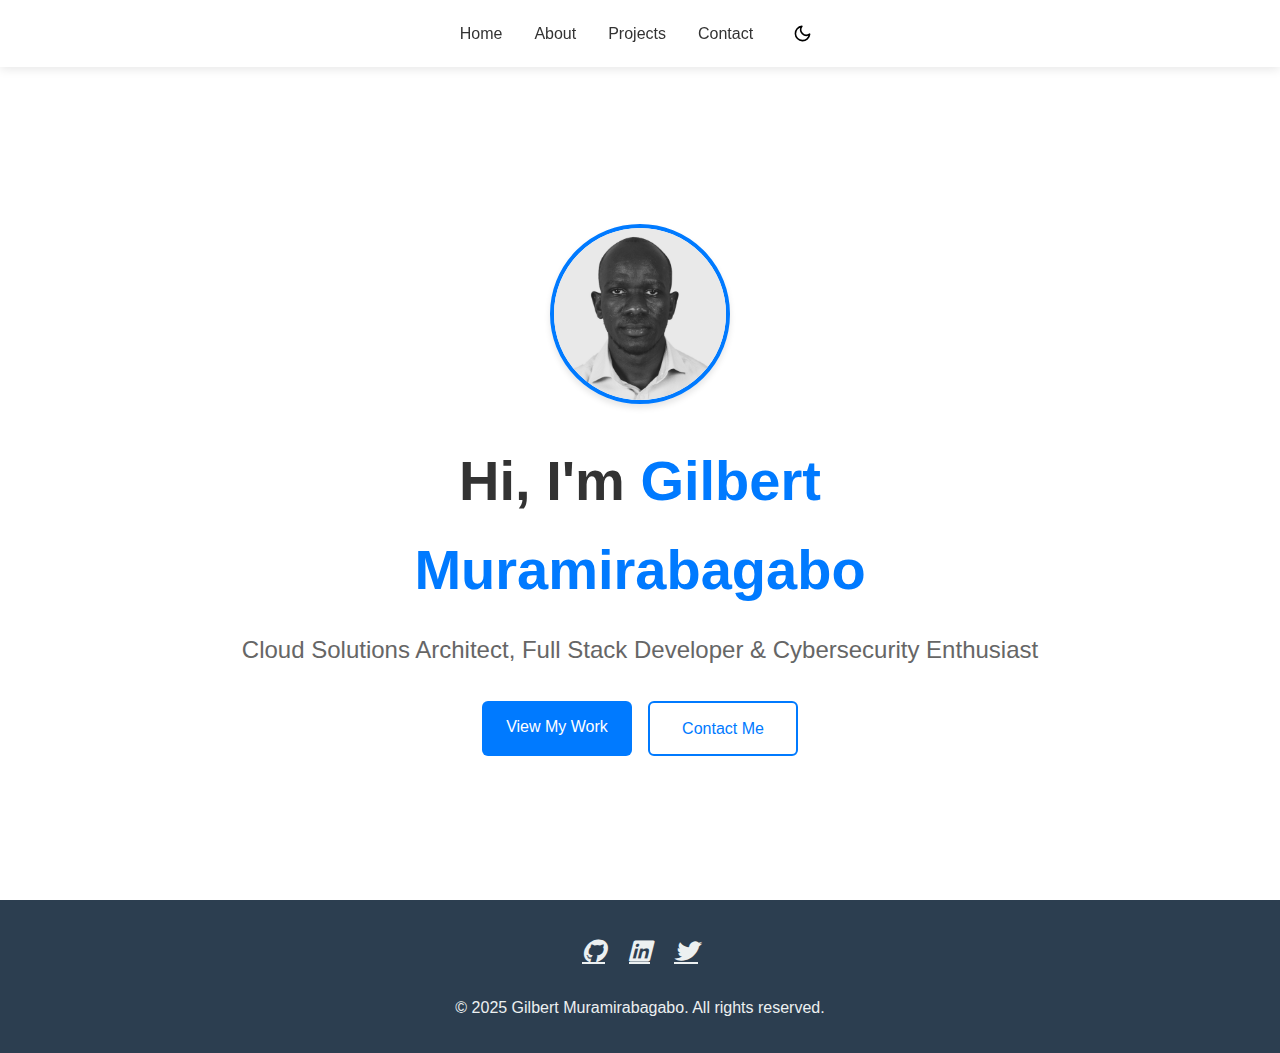
<file: index.html>
<!DOCTYPE html>
<html lang="en">
<head>
    <meta charset="UTF-8">
    <meta name="viewport" content="width=device-width, initial-scale=1.0">
    <title>Gilbert</title>
    <link rel="stylesheet" href="styles.css">
    <link rel="stylesheet" href="https://cdnjs.cloudflare.com/ajax/libs/font-awesome/6.0.0/css/all.min.css">
</head>
<body>
    <nav class="gil-navbar">
        <ul class="gil-nav-links">
            <li><a href="index.html">Home</a></li>
            <li><a href="about.html">About</a></li>
            <li><a href="projects.html">Projects</a></li>
            <li><a href="contact.html">Contact</a></li>
            <li><button class="gil-theme" id="themeChange">
                <i class="moon-icon"></i>
            </button></li>
        </ul>
    </nav>

    <main>
        <section id="home" class="gil-home">
            <div class="gil-home-content">
                <div class="gil-profile">
                    <img src="images/me in a shirt.jpg" alt="Gilbert Muramirabagabo">
                </div>
                <h1>Hi, I'm <span class="gil-highlight">Gilbert Muramirabagabo</span></h1>
                <p class="gil-description">Cloud Solutions Architect, Full Stack Developer & Cybersecurity Enthusiast</p>
                <div class="gil-buttons">
                    <a href="projects.html" class="gil-btn1">View My Work</a>
                    <a href="contact.html" class="gil-btn2">Contact Me</a>
                </div>
            </div>
        </section>
    </main>

    <footer>
        <div class="gil-socials">
            <a href="https://github.com/gilbmura" target="_blank"><i class="gil-github"></i></a>
            <a href="https://www.linkedin.com/in/gilbert-muramira/" target="_blank"><i class="gil-linkedin"></i></a>
            <a href="https://x.com/GMuramira" target="_blank"><i class="gil-twitter"></i></a>
        </div>
        <p>&copy; 2025 Gilbert Muramirabagabo. All rights reserved.</p>
    </footer>

    <script src="script.js"></script>
</body>
</html>
</file>
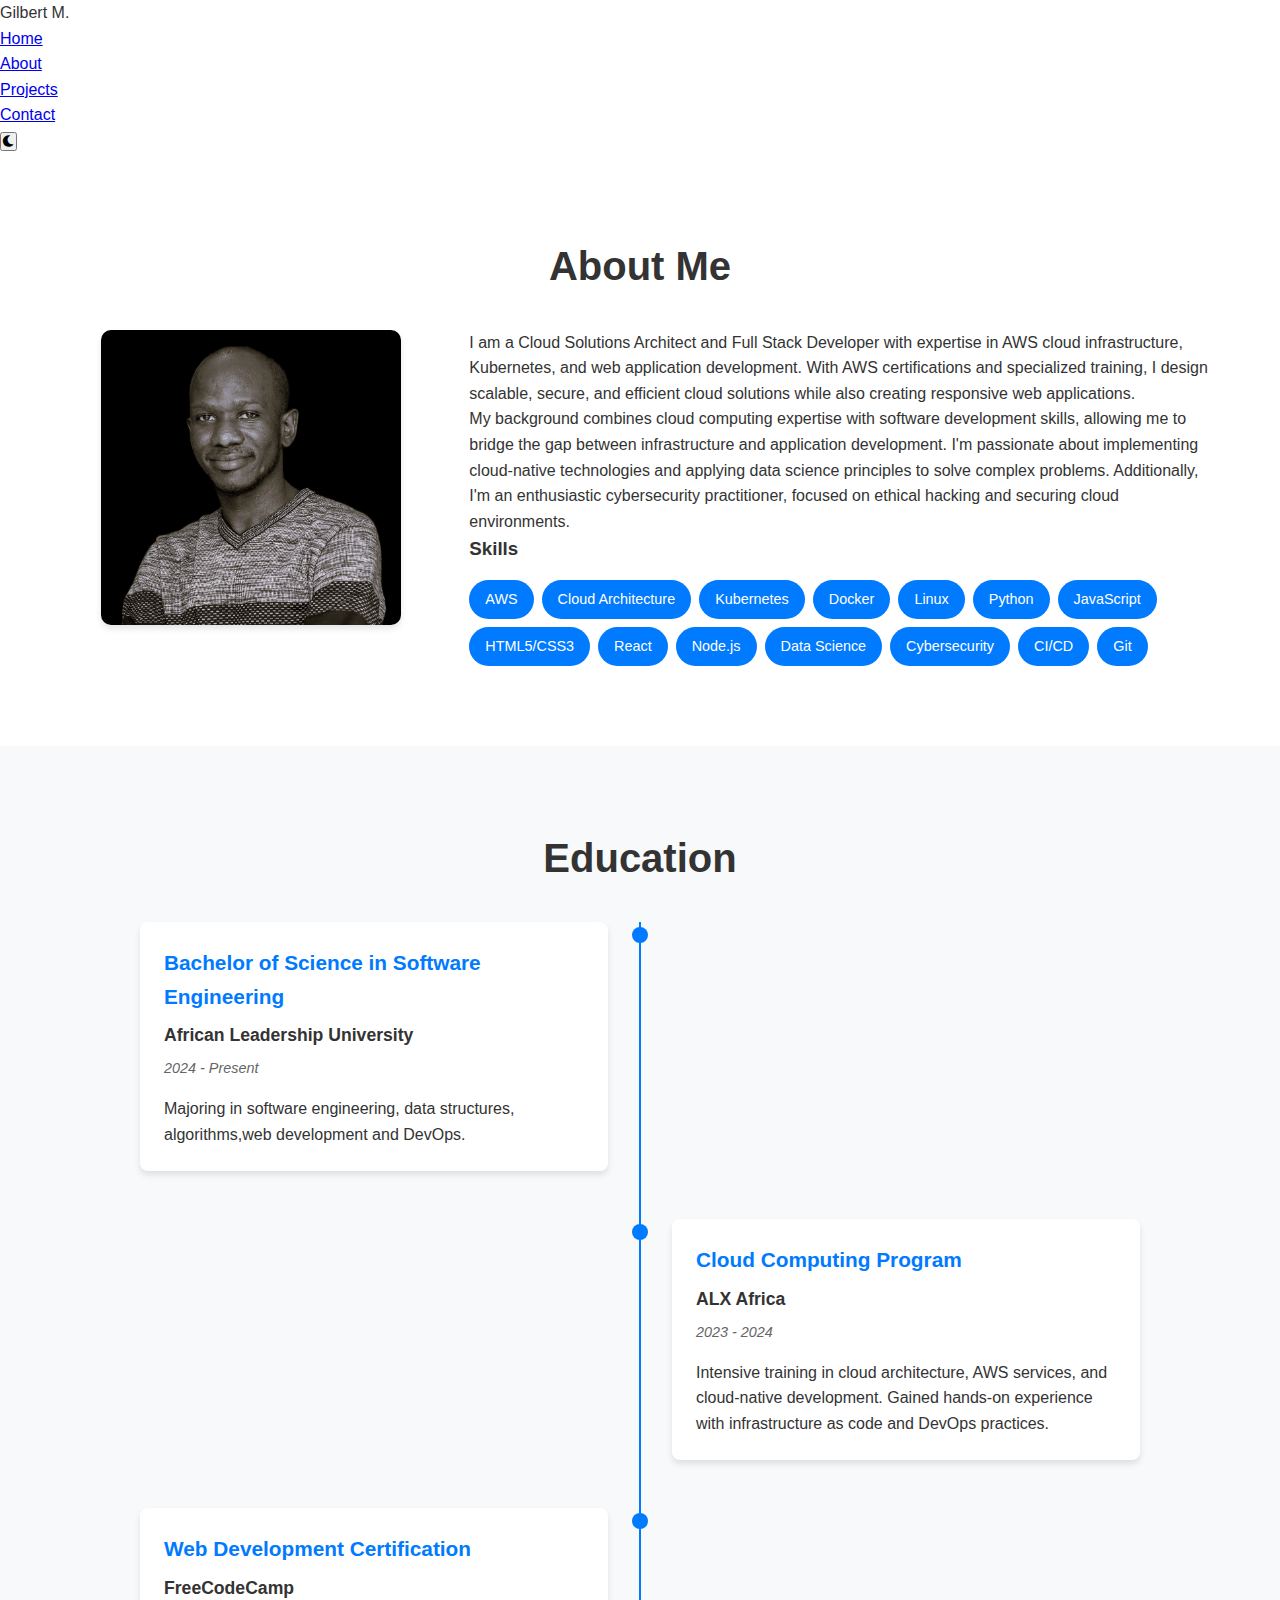
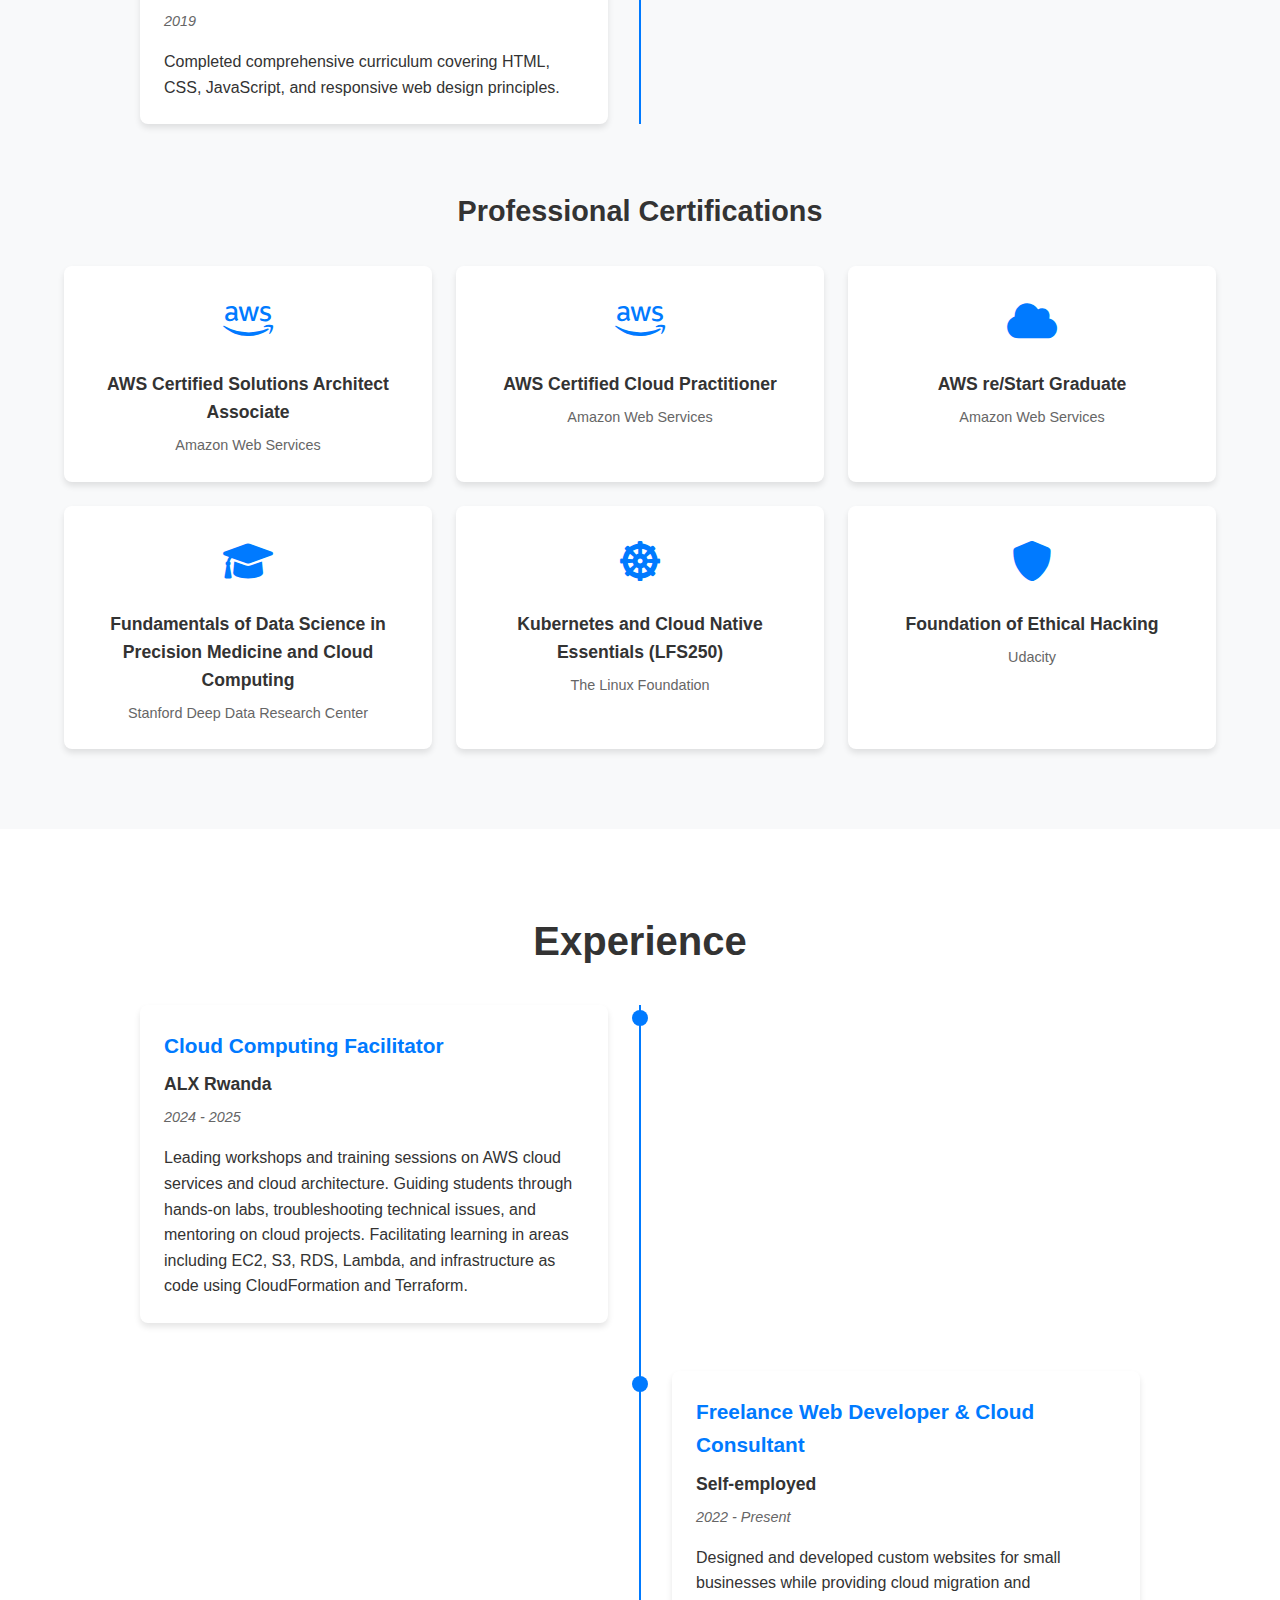
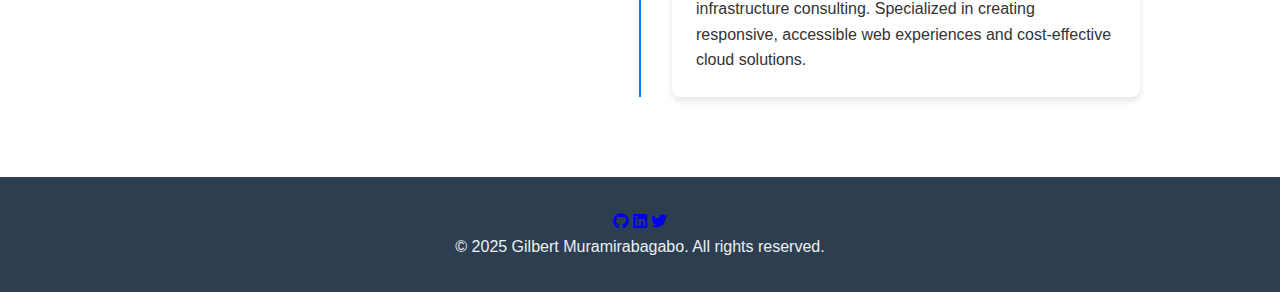
<file: about.html>
<!DOCTYPE html>
<html lang="en">
<head>
    <meta charset="UTF-8">
    <meta name="viewport" content="width=device-width, initial-scale=1.0">
    <meta name="description" content="Learn about Gilbert Muramirabagabo's background, skills, and experience as a Full Stack Developer and Cloud Solutions Architect">
    <title>About Me | Gilbert Muramirabagabo</title>
    <link rel="stylesheet" href="styles.css">
    <link rel="stylesheet" href="https://cdnjs.cloudflare.com/ajax/libs/font-awesome/6.0.0/css/all.min.css">
</head>
<body>
    <nav class="navbar">
        <div class="logo">Gilbert M.</div>
        <div class="nav-toggle" id="navToggle">
            <span></span>
            <span></span>
            <span></span>
        </div>
        <ul class="nav-links">
            <li><a href="index.html">Home</a></li>
            <li><a href="about.html">About</a></li>
            <li><a href="projects.html">Projects</a></li>
            <li><a href="contact.html">Contact</a></li>
            <li><button class="theme-toggle" id="themeToggle">
                <i class="fas fa-moon"></i>
            </button></li>
        </ul>
    </nav>

    <main>
        <section class="about">
            <h2>About Me</h2>
            <div class="about-content">
                <div class="about-image">
                    <img src="images/New Me12.JPG" alt="Gilbert Muramirabagabo">
                </div>
                <div class="about-text">
                    <p>I am a Cloud Solutions Architect and Full Stack Developer with expertise in AWS cloud infrastructure, Kubernetes, and web application development. With AWS certifications and specialized training, I design scalable, secure, and efficient cloud solutions while also creating responsive web applications.</p>
                    <p>My background combines cloud computing expertise with software development skills, allowing me to bridge the gap between infrastructure and application development. I'm passionate about implementing cloud-native technologies and applying data science principles to solve complex problems. Additionally, I'm an enthusiastic cybersecurity practitioner, focused on ethical hacking and securing cloud environments.</p>
                    <div class="skills">
                        <h3>Skills</h3>
                        <div class="skill-tags">
                            <span>AWS</span>
                            <span>Cloud Architecture</span>
                            <span>Kubernetes</span>
                            <span>Docker</span>
                            <span>Linux</span>
                            <span>Python</span>
                            <span>JavaScript</span>
                            <span>HTML5/CSS3</span>
                            <span>React</span>
                            <span>Node.js</span>
                            <span>Data Science</span>
                            <span>Cybersecurity</span>
                            <span>CI/CD</span>
                            <span>Git</span>
                        </div>
                    </div>
                </div>
            </div>
        </section>

        <section class="education">
            <h2>Education</h2>
            <div class="timeline">
                <div class="timeline-item">
                    <div class="timeline-dot"></div>
                    <div class="timeline-content">
                        <h3>Bachelor of Science in Software Engineering</h3>
                        <h4>African Leadership University</h4>
                        <p class="timeline-date">2024 - Present</p>
                        <p>Majoring in software engineering, data structures, algorithms,web development and DevOps.</p>
                    </div>
                </div>
                <div class="timeline-item">
                    <div class="timeline-dot"></div>
                    <div class="timeline-content">
                        <h3>Cloud Computing Program</h3>
                        <h4>ALX Africa</h4>
                        <p class="timeline-date">2023 - 2024</p>
                        <p>Intensive training in cloud architecture, AWS services, and cloud-native development. Gained hands-on experience with infrastructure as code and DevOps practices.</p>
                    </div>
                </div>
                <div class="timeline-item">
                    <div class="timeline-dot"></div>
                    <div class="timeline-content">
                        <h3>Web Development Certification</h3>
                        <h4>FreeCodeCamp</h4>
                        <p class="timeline-date">2019</p>
                        <p>Completed comprehensive curriculum covering HTML, CSS, JavaScript, and responsive web design principles.</p>
                    </div>
                </div>
            </div>
            
            <h3 class="certifications-title">Professional Certifications</h3>
            <div class="certifications-grid">
                <div class="certification-card">
                    <div class="certification-icon"><i class="fab fa-aws"></i></div>
                    <h4>AWS Certified Solutions Architect Associate</h4>
                    <p>Amazon Web Services</p>
                </div>
                <div class="certification-card">
                    <div class="certification-icon"><i class="fab fa-aws"></i></div>
                    <h4>AWS Certified Cloud Practitioner</h4>
                    <p>Amazon Web Services</p>
                </div>
                <div class="certification-card">
                    <div class="certification-icon"><i class="fas fa-cloud"></i></div>
                    <h4>AWS re/Start Graduate</h4>
                    <p>Amazon Web Services</p>
                </div>
                <div class="certification-card">
                    <div class="certification-icon"><i class="fas fa-graduation-cap"></i></div>
                    <h4>Fundamentals of Data Science in Precision Medicine and Cloud Computing</h4>
                    <p>Stanford Deep Data Research Center</p>
                </div>
                <div class="certification-card">
                    <div class="certification-icon"><i class="fas fa-dharmachakra"></i></div>
                    <h4>Kubernetes and Cloud Native Essentials (LFS250)</h4>
                    <p>The Linux Foundation</p>
                </div>
                <div class="certification-card">
                    <div class="certification-icon"><i class="fas fa-shield-alt"></i></div>
                    <h4>Foundation of Ethical Hacking</h4>
                    <p>Udacity</p>
                </div>
            </div>
        </section>

        <section class="experience">
            <h2>Experience</h2>
            <div class="timeline">
                <div class="timeline-item">
                    <div class="timeline-dot"></div>
                    <div class="timeline-content">
                        <h3>Cloud Computing Facilitator</h3>
                        <h4>ALX Rwanda</h4>
                        <p class="timeline-date">2024 - 2025</p>
                        <p>Leading workshops and training sessions on AWS cloud services and cloud architecture. Guiding students through hands-on labs, troubleshooting technical issues, and mentoring on cloud projects. Facilitating learning in areas including EC2, S3, RDS, Lambda, and infrastructure as code using CloudFormation and Terraform.</p>
                    </div>
                </div>
                <div class="timeline-item">
                    <div class="timeline-dot"></div>
                    <div class="timeline-content">
                        <h3>Freelance Web Developer & Cloud Consultant</h3>
                        <h4>Self-employed</h4>
                        <p class="timeline-date">2022 - Present</p>
                        <p>Designed and developed custom websites for small businesses while providing cloud migration and infrastructure consulting. Specialized in creating responsive, accessible web experiences and cost-effective cloud solutions.</p>
                    </div>
                </div>
            </div>
        </section>
    </main>

    <footer>
        <div class="social-links">
            <a href="https://github.com/gilbmura" target="_blank"><i class="fab fa-github"></i></a>
            <a href="https://www.linkedin.com/in/gilbert-muramira/" target="_blank"><i class="fab fa-linkedin"></i></a>
            <a href="https://x.com/GMuramira" target="_blank"><i class="fab fa-twitter"></i></a>
        </div>
        <p>&copy; 2025 Gilbert Muramirabagabo. All rights reserved.</p>
    </footer>

    <script src="script.js"></script>
</body>
</html>
</file>
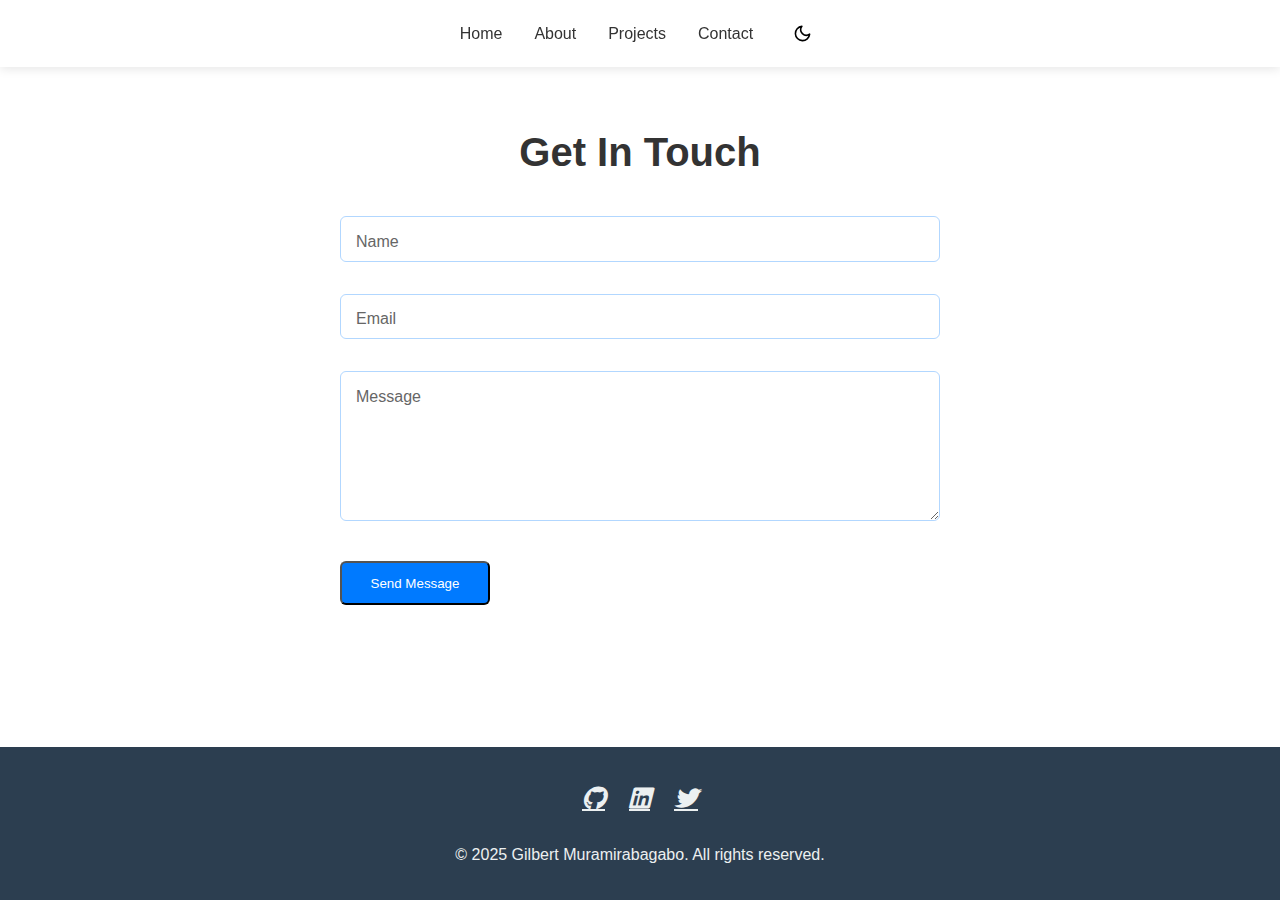
<file: contact.html>
<!DOCTYPE html>
<html lang="en">
<head>
    <meta charset="UTF-8">
    <meta name="viewport" content="width=device-width, initial-scale=1.0">
    <title>Gilbert</title>
    <link rel="stylesheet" href="styles.css">
    <link rel="stylesheet" href="https://cdnjs.cloudflare.com/ajax/libs/font-awesome/6.0.0/css/all.min.css">
    <style>
        .gil-thanks {
            display: none;
            text-align: center;
            padding: 2rem;
            margin-top: 2rem;
            background-color: var(--card-bg);
            border-radius: 8px;
            box-shadow: var(--card-shadow);
        }
        
        .gil-thanks.show {
            display: block;
            animation: fadeIn 0.5s;
        }
        
        .gil-thanks .gil-icon {
            font-size: 3rem;
            color: var(--accent-color);
            margin-bottom: 1rem;
        }
        
        @keyframes fadeIn {
            from { opacity: 0; transform: translateY(-20px); }
            to { opacity: 1; transform: translateY(0); }
        }
    </style>
</head>
<body>
    <nav class="gil-navbar">
        <ul class="gil-nav-links">
            <li><a href="index.html">Home</a></li>
            <li><a href="about.html">About</a></li>
            <li><a href="projects.html">Projects</a></li>
            <li><a href="contact.html">Contact</a></li>
            <li><button class="gil-theme" id="themeChange">
                <i class="moon-icon"></i>
            </button></li>
        </ul>
    </nav>

    <main>
        <section class="gil-contact">
            <h2>Get In Touch</h2>
            <div class="gil-contact-content">
                <form id="contactForm" class="gil-contact-form">
                    <div class="gil-form-group">
                        <input type="text" id="name" name="name" required>
                        <label for="name">Name</label>
                    </div>
                    <div class="gil-form-group">
                        <input type="email" id="email" name="email" required>
                        <label for="email">Email</label>
                    </div>
                    <div class="gil-form-group">
                        <textarea id="message" name="message" required></textarea>
                        <label for="message">Message</label>
                    </div>
                    <button type="submit" class="gil-btn1">Send Message</button>
                </form>
                
                <div id="thankYouMessage" class="gil-thanks">
                    <div class="gil-icon">
                        <i class="check-message"></i>
                    </div>
                    <h3>Thank You!</h3>
                    <p>Your message has been sent successfully. Gilbert will get back to you as soon as possible.</p>
                </div>
            </div>
        </section>
    </main>

    <footer>
        <div class="gil-socials">
            <a href="https://github.com/gilbmura" target="_blank"><i class="gil-github"></i></a>
            <a href="https://www.linkedin.com/in/gilbert-muramira/" target="_blank"><i class="gil-linkedin"></i></a>
            <a href="https://x.com/GMuramira" target="_blank"><i class="gil-twitter"></i></a>
        </div>
        <p>&copy; 2025 Gilbert Muramirabagabo. All rights reserved.</p>
    </footer>

    <script>
        document.getElementById('contactForm').addEventListener('submit', function(e) {
            e.preventDefault();
            
            const formData = new FormData(this);
            
            formData.append('_subject', 'New message from your portfolio website');
            formData.append('_template', 'table');
            formData.append('_captcha', 'false');
            
            fetch('https://formsubmit.co/gilbertmuramira@gmail.com', {
                method: 'POST',
                body: formData
            })
            .then(response => {
                if (response.ok) {
                    document.getElementById('contactForm').style.display = 'none';
                    document.getElementById('thankYouMessage').classList.add('show');
                    document.getElementById('contactForm').reset();
                } else {
                    throw new Error('Something went wrong');
                }
            })
            .catch(error => {
                console.error('Error:', error);
                alert('There was a problem sending your message. Please try again later.');
            });
        });
    </script>
    <script src="script.js"></script>
</body>
</html>
</file>
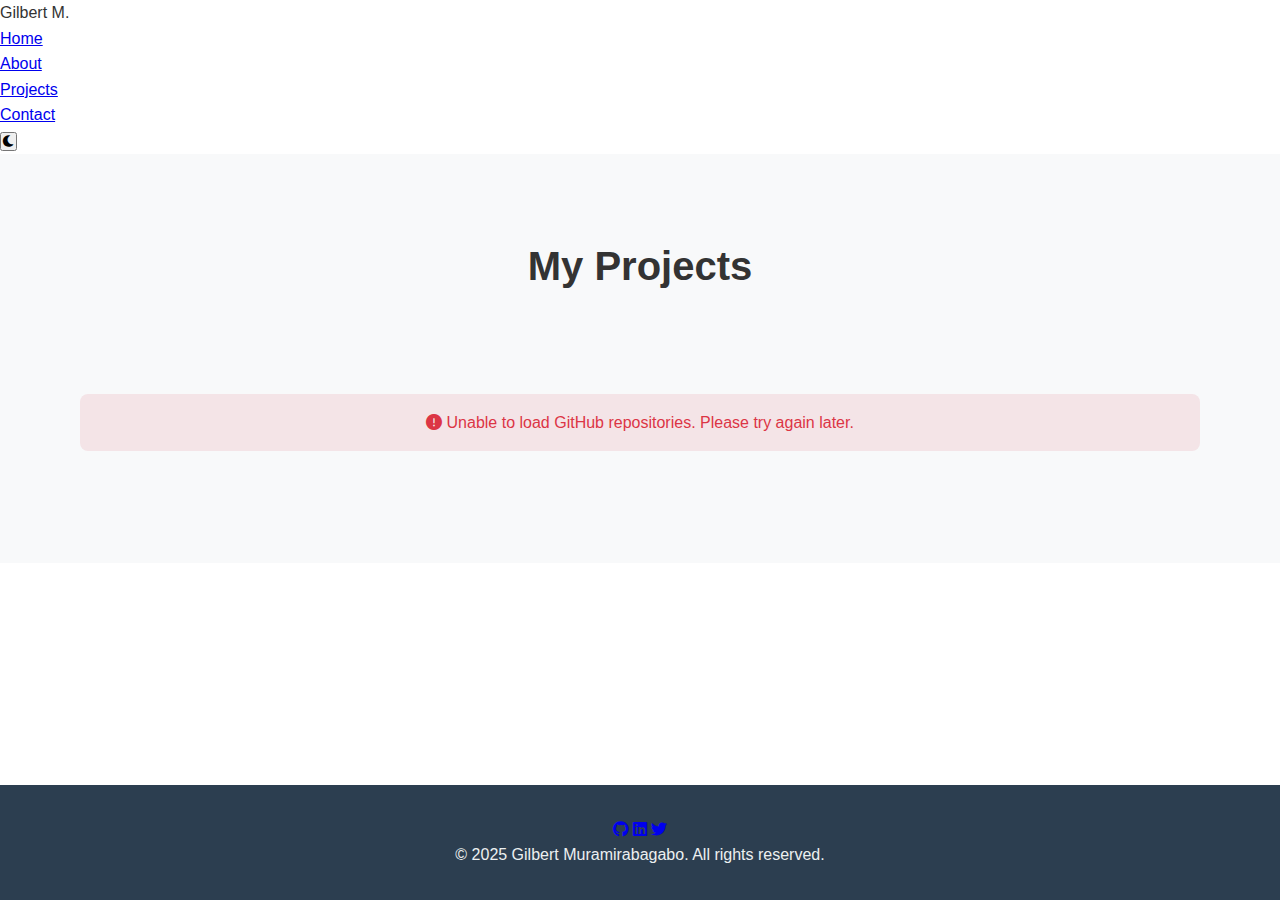
<file: projects.html>
<!DOCTYPE html>
<html lang="en">
<head>
    <meta charset="UTF-8">
    <meta name="viewport" content="width=device-width, initial-scale=1.0">
    <meta name="description" content="Explore Gilbert Muramirabagabo's portfolio of web development and software engineering projects">
    <title>My Projects | Gilbert Muramirabagabo</title>
    <link rel="stylesheet" href="styles.css">
    <link rel="stylesheet" href="https://cdnjs.cloudflare.com/ajax/libs/font-awesome/6.0.0/css/all.min.css">
</head>
<body>
    <nav class="navbar">
        <div class="logo">Gilbert M.</div>
        <div class="nav-toggle" id="navToggle">
            <span></span>
            <span></span>
            <span></span>
        </div>
        <ul class="nav-links">
            <li><a href="index.html">Home</a></li>
            <li><a href="about.html">About</a></li>
            <li><a href="projects.html">Projects</a></li>
            <li><a href="contact.html">Contact</a></li>
            <li><button class="theme-toggle" id="themeToggle">
                <i class="fas fa-moon"></i>
            </button></li>
        </ul>
    </nav>

    <main>
        <section class="projects">
            <h2>My Projects</h2>
            
            <div class="github-projects container">
                
                <!-- GitHub Repositories Loader -->
                <div class="loader" id="githubLoader">
                    <div class="spinner"></div>
                    <p>Loading repositories...</p>
                </div>
                
                <!-- GitHub Repositories Container -->
                <div class="github-repos" id="githubRepos"></div>
                
                <!-- Error Message -->
                <div class="error-message" id="githubError" style="display: none;">
                    <p><i class="fas fa-exclamation-circle"></i> Unable to load GitHub repositories. Please try again later.</p>
                </div>
            </div>
        </section>
    </main>

    <footer>
        <div class="social-links">
            <a href="https://github.com/gilbmura" target="_blank"><i class="fab fa-github"></i></a>
            <a href="https://www.linkedin.com/in/gilbert-muramira/" target="_blank"><i class="fab fa-linkedin"></i></a>
            <a href="https://x.com/GMuramira" target="_blank"><i class="fab fa-twitter"></i></a>
        </div>
        <p>&copy; 2025 Gilbert Muramirabagabo. All rights reserved.</p>
    </footer>

    <script src="script.js"></script>
    <script src="github.js"></script>
</body>
</html>
</file>
<file: styles.css>
:root {
    /* Light theme variables */
    --bg-primary: #ffffff;
    --bg-secondary: #f8f9fa;
    --text-primary: #333333;
    --text-secondary: #666666;
    --accent-color: #007AFF;
    --accent-color-rgb: 0, 122, 255;
    --accent-hover: #0056b3;
    --nav-bg: rgba(255, 255, 255, 0.95);
    --card-bg: #ffffff;
    --card-shadow: 0 4px 6px rgba(0, 0, 0, 0.1);
    --container-width: 1200px;
    --footer-bg: #2c3e50;
    --footer-text: #ecf0f1;
}

[data-theme="dark"] {
    --bg-primary: #1a1a1a;
    --bg-secondary: #2d2d2d;
    --text-primary: #ffffff;
    --text-secondary: #cccccc;
    --accent-color: #4dabf7;
    --accent-color-rgb: 77, 171, 247;
    --accent-hover: #339af0;
    --nav-bg: rgba(26, 26, 26, 0.95);
    --card-bg: #2d2d2d;
    --card-shadow: 0 4px 6px rgba(0, 0, 0, 0.3);
    --footer-bg: #1a242f;
    --footer-text: #ecf0f1;
}

* {
    margin: 0;
    padding: 0;
    box-sizing: border-box;
}

html {
    scroll-behavior: smooth;
    height: 100%;
}

body {
    font-family: 'Inter', -apple-system, BlinkMacSystemFont, 'Segoe UI', Roboto, Oxygen, Ubuntu, Cantarell, sans-serif;
    line-height: 1.6;
    color: var(--text-primary);
    background-color: var(--bg-primary);
    transition: background-color 0.3s, color 0.3s;
    min-height: 100%;
    display: flex;
    flex-direction: column;
}

main {
    flex: 1;
}

/* Container for content centering */
.container {
    width: 100%;
    max-width: var(--container-width);
    margin: 0 auto;
    padding: 0 1rem;
}

/* Navigation */
.gil-navbar {
    position: fixed;
    top: 0;
    width: 100%;
    display: flex;
    justify-content: center;
    align-items: center;
    padding: 1rem 5%;
    background: var(--nav-bg);
    backdrop-filter: blur(10px);
    z-index: 1000;
    transition: all 0.3s ease;
    box-shadow: 0 2px 10px rgba(0, 0, 0, 0.1);
}

.gil-nav-links {
    display: flex;
    gap: 2rem;
    list-style: none;
    align-items: center;
}

.gil-nav-links a {
    color: var(--text-primary);
    text-decoration: none;
    font-weight: 500;
    transition: color 0.3s;
}

.gil-nav-links a:hover {
    color: var(--accent-color);
}

.gil-theme {
    background: none;
    border: none;
    cursor: pointer;
    color: var(--text-primary);
    display: flex;
    align-items: center;
    justify-content: center;
    padding: 0.5rem;
    border-radius: 50%;
    transition: all 0.3s ease;
}

.gil-theme:hover {
    background-color: rgba(var(--accent-color-rgb), 0.1);
}

.moon-icon {
    display: inline-block;
    width: 1.2rem;
    height: 1.2rem;
    background-image: url("data:image/svg+xml,%3Csvg xmlns='http://www.w3.org/2000/svg' viewBox='0 0 24 24' fill='none' stroke='currentColor' stroke-width='2' stroke-linecap='round' stroke-linejoin='round'%3E%3Cpath d='M21 12.79A9 9 0 1 1 11.21 3 7 7 0 0 0 21 12.79z'%3E%3C/path%3E%3C/svg%3E");
    background-size: contain;
    background-repeat: no-repeat;
    background-position: center;
}

[data-theme="dark"] .moon-icon {
    background-image: url("data:image/svg+xml,%3Csvg xmlns='http://www.w3.org/2000/svg' viewBox='0 0 24 24' fill='none' stroke='currentColor' stroke-width='2' stroke-linecap='round' stroke-linejoin='round'%3E%3Ccircle cx='12' cy='12' r='5'%3E%3C/circle%3E%3Cline x1='12' y1='1' x2='12' y2='3'%3E%3C/line%3E%3Cline x1='12' y1='21' x2='12' y2='23'%3E%3C/line%3E%3Cline x1='4.22' y1='4.22' x2='5.64' y2='5.64'%3E%3C/line%3E%3Cline x1='18.36' y1='18.36' x2='19.78' y2='19.78'%3E%3C/line%3E%3Cline x1='1' y1='12' x2='3' y2='12'%3E%3C/line%3E%3Cline x1='21' y1='12' x2='23' y2='12'%3E%3C/line%3E%3Cline x1='4.22' y1='19.78' x2='5.64' y2='18.36'%3E%3C/line%3E%3Cline x1='18.36' y1='5.64' x2='19.78' y2='4.22'%3E%3C/line%3E%3C/svg%3E");
}

.sun-icon {
    display: inline-block;
    width: 1.2rem;
    height: 1.2rem;
    background-image: url("data:image/svg+xml,%3Csvg xmlns='http://www.w3.org/2000/svg' viewBox='0 0 24 24' fill='none' stroke='currentColor' stroke-width='2' stroke-linecap='round' stroke-linejoin='round'%3E%3Ccircle cx='12' cy='12' r='5'%3E%3C/circle%3E%3Cline x1='12' y1='1' x2='12' y2='3'%3E%3C/line%3E%3Cline x1='12' y1='21' x2='12' y2='23'%3E%3C/line%3E%3Cline x1='4.22' y1='4.22' x2='5.64' y2='5.64'%3E%3C/line%3E%3Cline x1='18.36' y1='18.36' x2='19.78' y2='19.78'%3E%3C/line%3E%3Cline x1='1' y1='12' x2='3' y2='12'%3E%3C/line%3E%3Cline x1='21' y1='12' x2='23' y2='12'%3E%3C/line%3E%3Cline x1='4.22' y1='19.78' x2='5.64' y2='18.36'%3E%3C/line%3E%3Cline x1='18.36' y1='5.64' x2='19.78' y2='4.22'%3E%3C/line%3E%3C/svg%3E");
    background-size: contain;
    background-repeat: no-repeat;
    background-position: center;
}

/* Mobile Navigation Toggle */
.nav-change {
    display: none;
    flex-direction: column;
    justify-content: space-between;
    width: 30px;
    height: 21px;
    cursor: pointer;
    z-index: 1001;
}

.nav-change span {
    display: block;
    height: 3px;
    width: 100%;
    background-color: var(--text-primary);
    border-radius: 3px;
    transition: all 0.3s ease;
}

.nav-change.active span:nth-child(1) {
    transform: translateY(9px) rotate(45deg);
}

.nav-change.active span:nth-child(2) {
    opacity: 0;
}

.nav-change.active span:nth-child(3) {
    transform: translateY(-9px) rotate(-45deg);
}

/* Animation Classes */
.animate {
    opacity: 0;
    transform: translateY(20px);
    transition: opacity 0.6s ease, transform 0.6s ease;
}

.fade-in {
    opacity: 1;
    transform: translateY(0);
}

/* Home Section */
.gil-home {
    min-height: 100vh;
    display: flex;
    align-items: center;
    justify-content: center;
    padding: 0 5%;
    background-color: var(--bg-primary);
    padding-top: 80px;
}

.gil-home-content {
    max-width: 800px;
    text-align: center;
}

.gil-profile {
    width: 180px;
    height: 180px;
    border-radius: 50%;
    overflow: hidden;
    margin: 0 auto 2rem;
    border: 4px solid var(--accent-color);
    box-shadow: var(--card-shadow);
}

.gil-profile img {
    width: 100%;
    height: 100%;
    object-fit: cover;
}

.gil-home-content h1 {
    font-size: 3.5rem;
    margin-bottom: 1rem;
}

.gil-highlight {
    color: var(--accent-color);
}

.gil-description {
    font-size: 1.5rem;
    color: var(--text-secondary);
    margin-bottom: 2rem;
}

/* Buttons */
.gil-buttons {
    display: flex;
    gap: 1rem;
    justify-content: center;
    margin: 2rem auto 0;
}

.gil-btn1, .gil-btn2 {
    padding: 0.8rem 1.5rem;
    border-radius: 6px;
    text-decoration: none;
    font-weight: 500;
    transition: all 0.3s ease;
    min-width: 150px;
    text-align: center;
}

.gil-btn1 {
    background-color: var(--accent-color);
    color: white;
}

.gil-btn1:hover {
    background-color: var(--accent-hover);
}

.gil-btn2 {
    border: 2px solid var(--accent-color);
    color: var(--accent-color);
}

.gil-btn2:hover {
    background-color: var(--accent-color);
    color: white;
}

/* Footer */
footer {
    background-color: var(--footer-bg);
    color: var(--footer-text);
    padding: 2rem 0;
    text-align: center;
    margin-top: auto;
}

.gil-socials {
    display: flex;
    justify-content: center;
    gap: 1.5rem;
    margin-bottom: 1.5rem;
}

.gil-socials a {
    color: var(--footer-text);
    font-size: 1.5rem;
    transition: color 0.3s;
}

.gil-socials a:hover {
    color: var(--accent-color);
}

/* Social Icons */
.gil-github::before {
    font-family: 'Font Awesome 6 Brands';
    content: '\f09b';
}

.gil-linkedin::before {
    font-family: 'Font Awesome 6 Brands';
    content: '\f08c';
}

.gil-twitter::before {
    font-family: 'Font Awesome 6 Brands';
    content: '\f099';
}

/* Responsive */
@media (max-width: 768px) {
    .gil-navbar {
        justify-content: space-between;
    }
    
    .gil-nav-links {
        position: fixed;
        top: 0;
        right: -100%;
        height: 100vh;
        width: 70%;
        background: var(--nav-bg);
        flex-direction: column;
        align-items: center;
        justify-content: center;
        transition: right 0.3s ease;
        box-shadow: -5px 0 15px rgba(0, 0, 0, 0.1);
    }
    
    .gil-nav-links.active {
        right: 0;
    }
    
    .gil-home-content h1 {
        font-size: 2.5rem;
    }
    
    .gil-description {
        font-size: 1.2rem;
    }
    
    .gil-buttons {
        flex-direction: column;
        width: 80%;
    }
    
    .nav-change {
        display: flex;
    }
}

@media (max-width: 480px) {
    .gil-home-content h1 {
        font-size: 2rem;
    }
    
    .gil-profile {
        width: 150px;
        height: 150px;
    }
    
    .gil-socials {
        gap: 1rem;
    }
}

/* Sections */
section {
    padding: 5rem 5%;
}

h2 {
    font-size: 2.5rem;
    margin-bottom: 2rem;
    text-align: center;
}

/* About Section */
.about {
    padding: 5rem 5%;
}

.about-content {
    display: grid;
    grid-template-columns: 1fr 2fr;
    gap: 2rem;
    max-width: var(--container-width);
    margin: 0 auto;
}

.about-image {
    display: flex;
    justify-content: center;
    align-items: flex-start;
}

.about-image img {
    width: 100%;
    max-width: 300px;
    border-radius: 10px;
    box-shadow: var(--card-shadow);
}

.skill-tags {
    display: flex;
    flex-wrap: wrap;
    gap: 0.5rem;
    margin-top: 1rem;
}

.skill-tags span {
    padding: 0.5rem 1rem;
    background-color: var(--accent-color);
    color: white;
    border-radius: 20px;
    font-size: 0.9rem;
}

/* Section Subtitle */
.section-subtitle {
    font-size: 1.8rem;
    margin-bottom: 1.5rem;
    text-align: center;
    color: var(--accent-color);
}

/* Projects Section */
.projects {
    padding: 5rem 5%;
    background-color: var(--bg-secondary);
}

.project-grid {
    display: grid;
    grid-template-columns: repeat(auto-fit, minmax(300px, 1fr));
    gap: 2rem;
    max-width: var(--container-width);
    margin: 0 auto;
}

/* Project Card */
.project-card {
    background-color: var(--card-bg);
    border-radius: 10px;
    overflow: hidden;
    box-shadow: var(--card-shadow);
    transition: transform 0.3s ease, box-shadow 0.3s ease;
}

.project-card:hover {
    transform: translateY(-5px);
    box-shadow: 0 10px 20px rgba(0, 0, 0, 0.15);
}

.project-image {
    width: 100%;
    height: 200px;
    overflow: hidden;
}

.project-image img {
    width: 100%;
    height: 100%;
    object-fit: cover;
    transition: transform 0.3s ease;
}

.project-card:hover .project-image img {
    transform: scale(1.05);
}

.project-info {
    padding: 1.5rem;
}

.project-info h3 {
    font-size: 1.4rem;
    margin-bottom: 0.5rem;
    color: var(--text-primary);
}

.project-info p {
    color: var(--text-secondary);
    margin-bottom: 1rem;
    font-size: 0.95rem;
}

.project-tags {
    display: flex;
    flex-wrap: wrap;
    gap: 0.5rem;
    margin-bottom: 1rem;
}

.project-tags span {
    background-color: var(--accent-color);
    color: white;
    padding: 0.3rem 0.6rem;
    border-radius: 20px;
    font-size: 0.8rem;
}

.project-links {
    display: flex;
    gap: 1rem;
}

.project-link {
    color: var(--accent-color);
    text-decoration: none;
    font-size: 0.9rem;
    font-weight: 500;
    transition: color 0.3s ease;
}

.project-link:hover {
    color: var(--accent-hover);
}

/* GitHub Projects */
.github-projects {
    margin-top: 4rem;
}

.github-username {
    text-align: center;
    margin-bottom: 2rem;
}

.github-username a {
    color: var(--text-primary);
    text-decoration: none;
    font-size: 1.2rem;
    font-weight: 500;
    transition: color 0.3s ease;
}

.github-username a:hover {
    color: var(--accent-color);
}

.github-repos {
    display: grid;
    grid-template-columns: repeat(auto-fit, minmax(300px, 1fr));
    gap: 1.5rem;
    margin-top: 2rem;
}

.github-repo {
    background-color: var(--card-bg);
    border-radius: 8px;
    padding: 1.5rem;
    box-shadow: var(--card-shadow);
    transition: transform 0.3s ease, box-shadow 0.3s ease;
}

.github-repo:hover {
    transform: translateY(-5px);
    box-shadow: 0 8px 16px rgba(0, 0, 0, 0.1);
}

.repo-name {
    font-size: 1.2rem;
    margin-bottom: 0.5rem;
}

.repo-name a {
    color: var(--accent-color);
    text-decoration: none;
    transition: color 0.3s ease;
}

.repo-name a:hover {
    color: var(--accent-hover);
}

.repo-description {
    color: var(--text-secondary);
    font-size: 0.9rem;
    margin-bottom: 1rem;
    min-height: 2.7rem;
}

.repo-meta, .repo-stats {
    display: flex;
    gap: 1rem;
    font-size: 0.85rem;
    color: var(--text-secondary);
    margin-bottom: 0.75rem;
}

.repo-topics {
    display: flex;
    flex-wrap: wrap;
    gap: 0.5rem;
    margin-top: 1rem;
}

.repo-topic {
    background-color: rgba(var(--accent-color-rgb), 0.1);
    color: var(--accent-color);
    padding: 0.2rem 0.5rem;
    border-radius: 20px;
    font-size: 0.75rem;
}

/* Loader */
.loader {
    display: flex;
    flex-direction: column;
    align-items: center;
    justify-content: center;
    padding: 2rem;
}

.spinner {
    width: 40px;
    height: 40px;
    border: 4px solid rgba(var(--accent-color-rgb), 0.1);
    border-radius: 50%;
    border-top-color: var(--accent-color);
    animation: spin 1s linear infinite;
    margin-bottom: 1rem;
}

@keyframes spin {
    to { transform: rotate(360deg); }
}

.loader p {
    color: var(--text-secondary);
}

.error-message {
    background-color: rgba(220, 53, 69, 0.1);
    color: #dc3545;
    padding: 1rem;
    border-radius: 8px;
    text-align: center;
    margin: 2rem 0;
}

.no-repos {
    text-align: center;
    color: var(--text-secondary);
    padding: 2rem 0;
}

/* Contact Form */
.contact {
    padding: 5rem 5%;
}

.contact-content {
    max-width: 600px;
    margin: 0 auto;
}

.form-group {
    position: relative;
    margin-bottom: 2rem;
}

.form-group input,
.form-group textarea {
    width: 100%;
    padding: 0.8rem;
    border: 2px solid var(--text-secondary);
    border-radius: 6px;
    background: transparent;
    color: var(--text-primary);
    font-size: 1rem;
}

.form-group textarea {
    min-height: 150px;
    resize: vertical;
}

.form-group label {
    position: absolute;
    left: 1rem;
    top: 50%;
    transform: translateY(-50%);
    color: var(--text-secondary);
    transition: all 0.3s ease;
    pointer-events: none;
}

.form-group textarea ~ label {
    top: 1rem;
    transform: none;
}

.form-group input:focus ~ label,
.form-group input:valid ~ label,
.form-group textarea:focus ~ label,
.form-group textarea:valid ~ label {
    top: -0.5rem;
    left: 0.5rem;
    font-size: 0.8rem;
    background-color: var(--bg-primary);
    padding: 0 0.5rem;
}

.submit-btn {
    width: 100%;
    padding: 1rem;
    background-color: var(--accent-color);
    color: white;
    border: none;
    border-radius: 6px;
    font-size: 1rem;
    cursor: pointer;
    transition: background-color 0.3s;
}

.submit-btn:hover {
    background-color: var(--accent-hover);
}

/* Contact Information - Keeping the styles in case you want to use them elsewhere */
.contact-info {
    padding: 2rem;
    background-color: var(--card-bg);
    border-radius: 8px;
    box-shadow: var(--card-shadow);
}

.contact-info h3 {
    font-size: 1.5rem;
    margin-bottom: 1.5rem;
    color: var(--accent-color);
}

.contact-info p {
    margin-bottom: 1rem;
    display: flex;
    align-items: center;
    gap: 0.5rem;
}

.contact-info i {
    color: var(--accent-color);
    width: 20px;
}

.contact-info a {
    color: var(--text-primary);
    text-decoration: none;
    transition: color 0.3s;
}

.contact-info a:hover {
    color: var(--accent-color);
}

.contact-social {
    margin-top: 2rem;
}

.social-links-small {
    display: flex;
    gap: 1rem;
    margin-top: 0.5rem;
}

.social-links-small a {
    color: var(--text-primary);
    font-size: 1.2rem;
    transition: all 0.3s ease;
}

.social-links-small a:hover {
    color: var(--accent-color);
    transform: translateY(-3px);
}

/* Media query for contact section on mobile */
@media (max-width: 768px) {
    .contact-content {
        grid-template-columns: 1fr;
    }
    
    .contact-info {
        order: -1;
    }
}

/* Education & Experience Sections */
.education, .experience {
    padding: 5rem 5%;
}

.education {
    background-color: var(--bg-secondary);
}

.timeline {
    position: relative;
    max-width: 1000px;
    margin: 2rem auto 0;
    padding: 0 2rem;
}

.timeline::before {
    content: '';
    position: absolute;
    height: 100%;
    width: 2px;
    background-color: var(--accent-color);
    left: 0;
    top: 0;
}

.timeline-item {
    position: relative;
    margin-bottom: 3rem;
    padding-left: 2.5rem;
}

.timeline-item:last-child {
    margin-bottom: 0;
}

.timeline-dot {
    position: absolute;
    width: 16px;
    height: 16px;
    border-radius: 50%;
    background-color: var(--accent-color);
    left: -7px;
    top: 5px;
}

.timeline-content {
    background-color: var(--card-bg);
    padding: 1.5rem;
    border-radius: 8px;
    box-shadow: var(--card-shadow);
}

.timeline-content h3 {
    font-size: 1.3rem;
    margin-bottom: 0.5rem;
    color: var(--accent-color);
}

.timeline-content h4 {
    font-size: 1.1rem;
    margin-bottom: 0.5rem;
    color: var(--text-primary);
}

.timeline-date {
    font-size: 0.9rem;
    font-style: italic;
    color: var(--text-secondary);
    margin-bottom: 1rem;
}

/* Certifications */
.certifications-title {
    text-align: center;
    margin: 4rem 0 2rem;
    font-size: 1.8rem;
    color: var(--text-primary);
}

.certifications-grid {
    display: grid;
    grid-template-columns: repeat(auto-fill, minmax(280px, 1fr));
    gap: 1.5rem;
    max-width: var(--container-width);
    margin: 0 auto;
}

.certification-card {
    background-color: var(--card-bg);
    padding: 1.5rem;
    border-radius: 8px;
    box-shadow: var(--card-shadow);
    text-align: center;
    transition: transform 0.3s ease, box-shadow 0.3s ease;
}

.certification-card:hover {
    transform: translateY(-5px);
    box-shadow: 0 8px 16px rgba(0, 0, 0, 0.1);
}

.certification-icon {
    font-size: 2.5rem;
    color: var(--accent-color);
    margin-bottom: 1rem;
}

.certification-card h4 {
    font-size: 1.1rem;
    margin-bottom: 0.5rem;
    color: var(--text-primary);
}

.certification-card p {
    font-size: 0.9rem;
    color: var(--text-secondary);
}

/* Media Queries */
@media (max-width: 768px) {
    .certifications-grid {
        grid-template-columns: repeat(auto-fill, minmax(240px, 1fr));
    }
    
    .certification-card h4 {
        font-size: 1rem;
    }
}

/* Media Queries */
@media (min-width: 769px) {
    .timeline {
        padding: 0;
    }
    
    .timeline::before {
        left: 50%;
        transform: translateX(-50%);
    }
    
    .timeline-item {
        padding-left: 0;
        width: 100%;
    }
    
    .timeline-item:nth-child(odd) {
        padding-right: calc(50% + 2rem);
    }
    
    .timeline-item:nth-child(even) {
        padding-left: calc(50% + 2rem);
    }
    
    .timeline-dot {
        left: 50%;
        transform: translateX(-50%);
    }
}

@media (max-width: 767px) {
    .timeline::before {
        left: 20px;
    }
    
    .timeline-item {
        padding-left: 3rem;
    }
    
    .timeline-dot {
        left: 20px;
    }
}

/* About Page Styles */
.gil-about {
    padding: 120px 5% 5rem;
}

.gil-about-content {
    display: grid;
    grid-template-columns: 1fr 2fr;
    gap: 3rem;
    max-width: var(--container-width);
    margin: 0 auto;
}

.gil-about-image {
    display: flex;
    justify-content: center;
    align-items: flex-start;
}

.gil-about-image img {
    max-width: 100%;
    border-radius: 10px;
    box-shadow: var(--card-shadow);
}

.gil-about-text p {
    margin-bottom: 1.5rem;
    color: var(--text-secondary);
}

.gil-skills h3 {
    margin-bottom: 1rem;
    font-size: 1.5rem;
}

.gil-skill-tags {
    display: flex;
    flex-wrap: wrap;
    gap: 0.5rem;
}

.gil-skill-tags span {
    background-color: rgba(var(--accent-color-rgb), 0.1);
    color: var(--accent-color);
    padding: 0.4rem 0.8rem;
    border-radius: 20px;
    font-size: 0.9rem;
    font-weight: 500;
}

/* Timeline for Education and Experience */
.gil-education, .gil-experience {
    padding: 5rem 5%;
    max-width: var(--container-width);
    margin: 0 auto;
}

.gil-timeline {
    position: relative;
    max-width: 1000px;
    margin: 2rem auto 4rem;
}

.gil-timeline::before {
    content: '';
    position: absolute;
    width: 2px;
    background-color: var(--accent-color);
    top: 0;
    bottom: 0;
    left: 50%;
    transform: translateX(-50%);
}

.gil-timeline-item {
    padding: 1rem 2rem;
    position: relative;
    width: 50%;
    box-sizing: border-box;
}

.gil-timeline-item:nth-child(odd) {
    left: 0;
    text-align: right;
}

.gil-timeline-item:nth-child(even) {
    left: 50%;
}

.gil-timeline-dot {
    position: absolute;
    width: 20px;
    height: 20px;
    background-color: var(--accent-color);
    border-radius: 50%;
    top: 1.5rem;
    z-index: 1;
}

.gil-timeline-item:nth-child(odd) .gil-timeline-dot {
    right: -10px;
}

.gil-timeline-item:nth-child(even) .gil-timeline-dot {
    left: -10px;
}

.gil-timeline-content {
    padding: 1.5rem;
    background-color: var(--card-bg);
    border-radius: 8px;
    box-shadow: var(--card-shadow);
}

.gil-timeline-content h3 {
    font-size: 1.3rem;
    margin-bottom: 0.5rem;
    color: var(--accent-color);
}

.gil-timeline-content h4 {
    font-size: 1.1rem;
    margin-bottom: 0.5rem;
    font-weight: 500;
}

.gil-timeline-date {
    display: inline-block;
    padding: 0.3rem 0.6rem;
    background-color: rgba(var(--accent-color-rgb), 0.1);
    color: var(--accent-color);
    border-radius: 4px;
    font-size: 0.9rem;
    margin-bottom: 0.8rem;
}

/* Certifications */
.gil-certs-title {
    text-align: center;
    font-size: 1.8rem;
    margin-bottom: 2rem;
    color: var(--accent-color);
}

.gil-certs-grid {
    display: grid;
    grid-template-columns: repeat(auto-fill, minmax(300px, 1fr));
    gap: 2rem;
    max-width: var(--container-width);
    margin: 0 auto;
}

.gil-cert-card {
    background-color: var(--card-bg);
    padding: 1.5rem;
    border-radius: 8px;
    box-shadow: var(--card-shadow);
    transition: transform 0.3s ease, box-shadow 0.3s ease;
    text-align: center;
}

.gil-cert-card:hover {
    transform: translateY(-5px);
    box-shadow: 0 10px 20px rgba(0, 0, 0, 0.1);
}

.gil-cert-icon {
    font-size: 2rem;
    color: var(--accent-color);
    margin-bottom: 1rem;
}

.gil-cert-card h4 {
    font-size: 1.1rem;
    margin-bottom: 0.5rem;
    color: var(--text-primary);
}

.gil-cert-card p {
    font-size: 0.9rem;
    color: var(--text-secondary);
}

/* Projects Page */
.gil-projects {
    padding: 120px 5% 5rem;
}

.gil-github-projects {
    margin-top: 3rem;
}

.gil-loader {
    display: flex;
    flex-direction: column;
    align-items: center;
    justify-content: center;
    padding: 3rem;
}

.gil-spinner {
    width: 40px;
    height: 40px;
    border: 4px solid rgba(var(--accent-color-rgb), 0.1);
    border-left-color: var(--accent-color);
    border-radius: 50%;
    animation: spin 1s linear infinite;
    margin-bottom: 1rem;
}

@keyframes spin {
    to { transform: rotate(360deg); }
}

.gil-error-message {
    text-align: center;
    padding: 2rem;
    color: #dc3545;
    background-color: rgba(220, 53, 69, 0.1);
    border-radius: 8px;
    margin-top: 2rem;
}

.gil-github-repos {
    display: grid;
    grid-template-columns: repeat(auto-fill, minmax(300px, 1fr));
    gap: 2rem;
}

.gil-github-repo {
    background-color: var(--card-bg);
    border-radius: 8px;
    padding: 1.5rem;
    box-shadow: var(--card-shadow);
    transition: transform 0.3s ease;
}

.gil-github-repo:hover {
    transform: translateY(-5px);
}

.gil-repo-name {
    margin-bottom: 1rem;
}

.gil-repo-name a {
    color: var(--accent-color);
    text-decoration: none;
    font-size: 1.2rem;
    font-weight: 600;
}

.gil-repo-name a:hover {
    text-decoration: underline;
}

.gil-repo-description {
    margin-bottom: 1.5rem;
    color: var(--text-secondary);
    font-size: 0.95rem;
}

.gil-repo-meta, .gil-repo-stats {
    display: flex;
    gap: 1rem;
    margin-bottom: 1rem;
    color: var(--text-secondary);
    font-size: 0.85rem;
}

.gil-repo-topics {
    display: flex;
    flex-wrap: wrap;
    gap: 0.5rem;
    margin-top: 1rem;
}

.gil-repo-topic {
    background-color: rgba(var(--accent-color-rgb), 0.1);
    color: var(--accent-color);
    padding: 0.3rem 0.6rem;
    border-radius: 20px;
    font-size: 0.8rem;
}

/* Contact Page */
.gil-contact {
    padding: 120px 5% 5rem;
}

.gil-contact-content {
    display: grid;
    grid-template-columns: 1fr;
    max-width: 600px;
    margin: 0 auto;
    gap: 2rem;
}

.gil-form-group {
    position: relative;
    margin-bottom: 2rem;
}

.gil-form-group input,
.gil-form-group textarea {
    width: 100%;
    padding: 0.8rem;
    border: 1px solid rgba(var(--accent-color-rgb), 0.3);
    border-radius: 6px;
    background-color: transparent;
    color: var(--text-primary);
    font-size: 1rem;
    transition: all 0.3s ease;
}

.gil-form-group textarea {
    min-height: 150px;
    resize: vertical;
}

.gil-form-group label {
    position: absolute;
    left: 1rem;
    top: 0.8rem;
    color: var(--text-secondary);
    transition: all 0.3s ease;
    pointer-events: none;
    font-size: 1rem;
}

.gil-form-group input:focus,
.gil-form-group textarea:focus {
    border-color: var(--accent-color);
    outline: none;
}

.gil-form-group input:focus ~ label,
.gil-form-group input:valid ~ label,
.gil-form-group textarea:focus ~ label,
.gil-form-group textarea:valid ~ label {
    top: -0.5rem;
    left: 0.8rem;
    font-size: 0.8rem;
    background-color: var(--bg-primary);
    padding: 0 0.4rem;
    color: var(--accent-color);
}

.check-message::before {
    font-family: 'Font Awesome 6 Free';
    content: '\f00c';
    font-weight: 900;
}

/* Responsive adjustments for the new sections */
@media (max-width: 992px) {
    .gil-about-content {
        grid-template-columns: 1fr 1.5fr;
    }
    
    .gil-timeline::before {
        left: 40px;
    }
    
    .gil-timeline-item {
        width: 100%;
        padding-left: 80px;
        padding-right: 0;
    }
    
    .gil-timeline-item:nth-child(odd) {
        text-align: left;
    }
    
    .gil-timeline-item:nth-child(even) {
        left: 0;
    }
    
    .gil-timeline-dot {
        left: 31px !important;
        right: auto !important;
    }
}

@media (max-width: 768px) {
    .gil-about-content {
        grid-template-columns: 1fr;
    }
    
    .gil-about-image {
        margin-bottom: 2rem;
    }
    
    .gil-github-repos {
        grid-template-columns: 1fr;
    }
    
    .gil-certs-grid {
        grid-template-columns: repeat(auto-fill, minmax(250px, 1fr));
    }
}

@media (max-width: 480px) {
    .gil-about-image img {
        max-width: 100%;
    }
    
    .gil-timeline-content {
        padding: 1rem;
    }
    
    .gil-timeline-content h3 {
        font-size: 1.1rem;
    }
}
</file>
